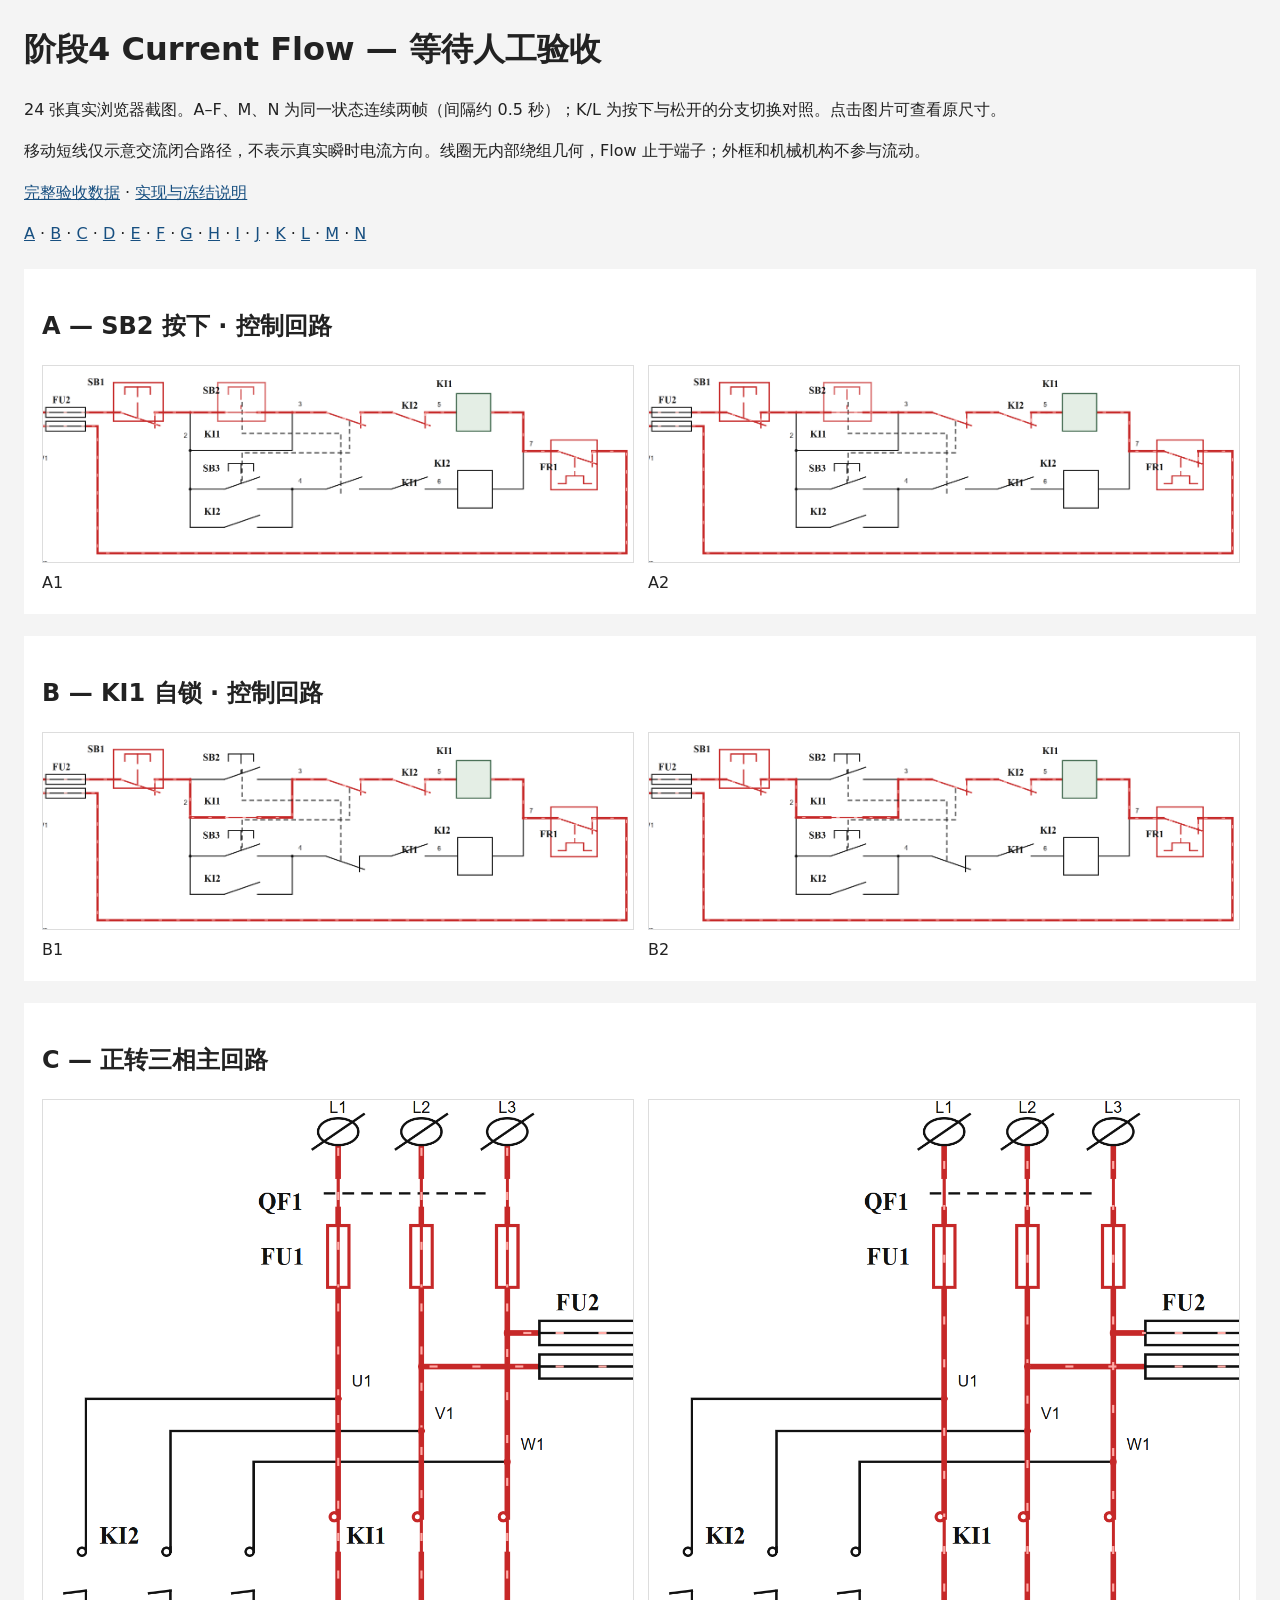
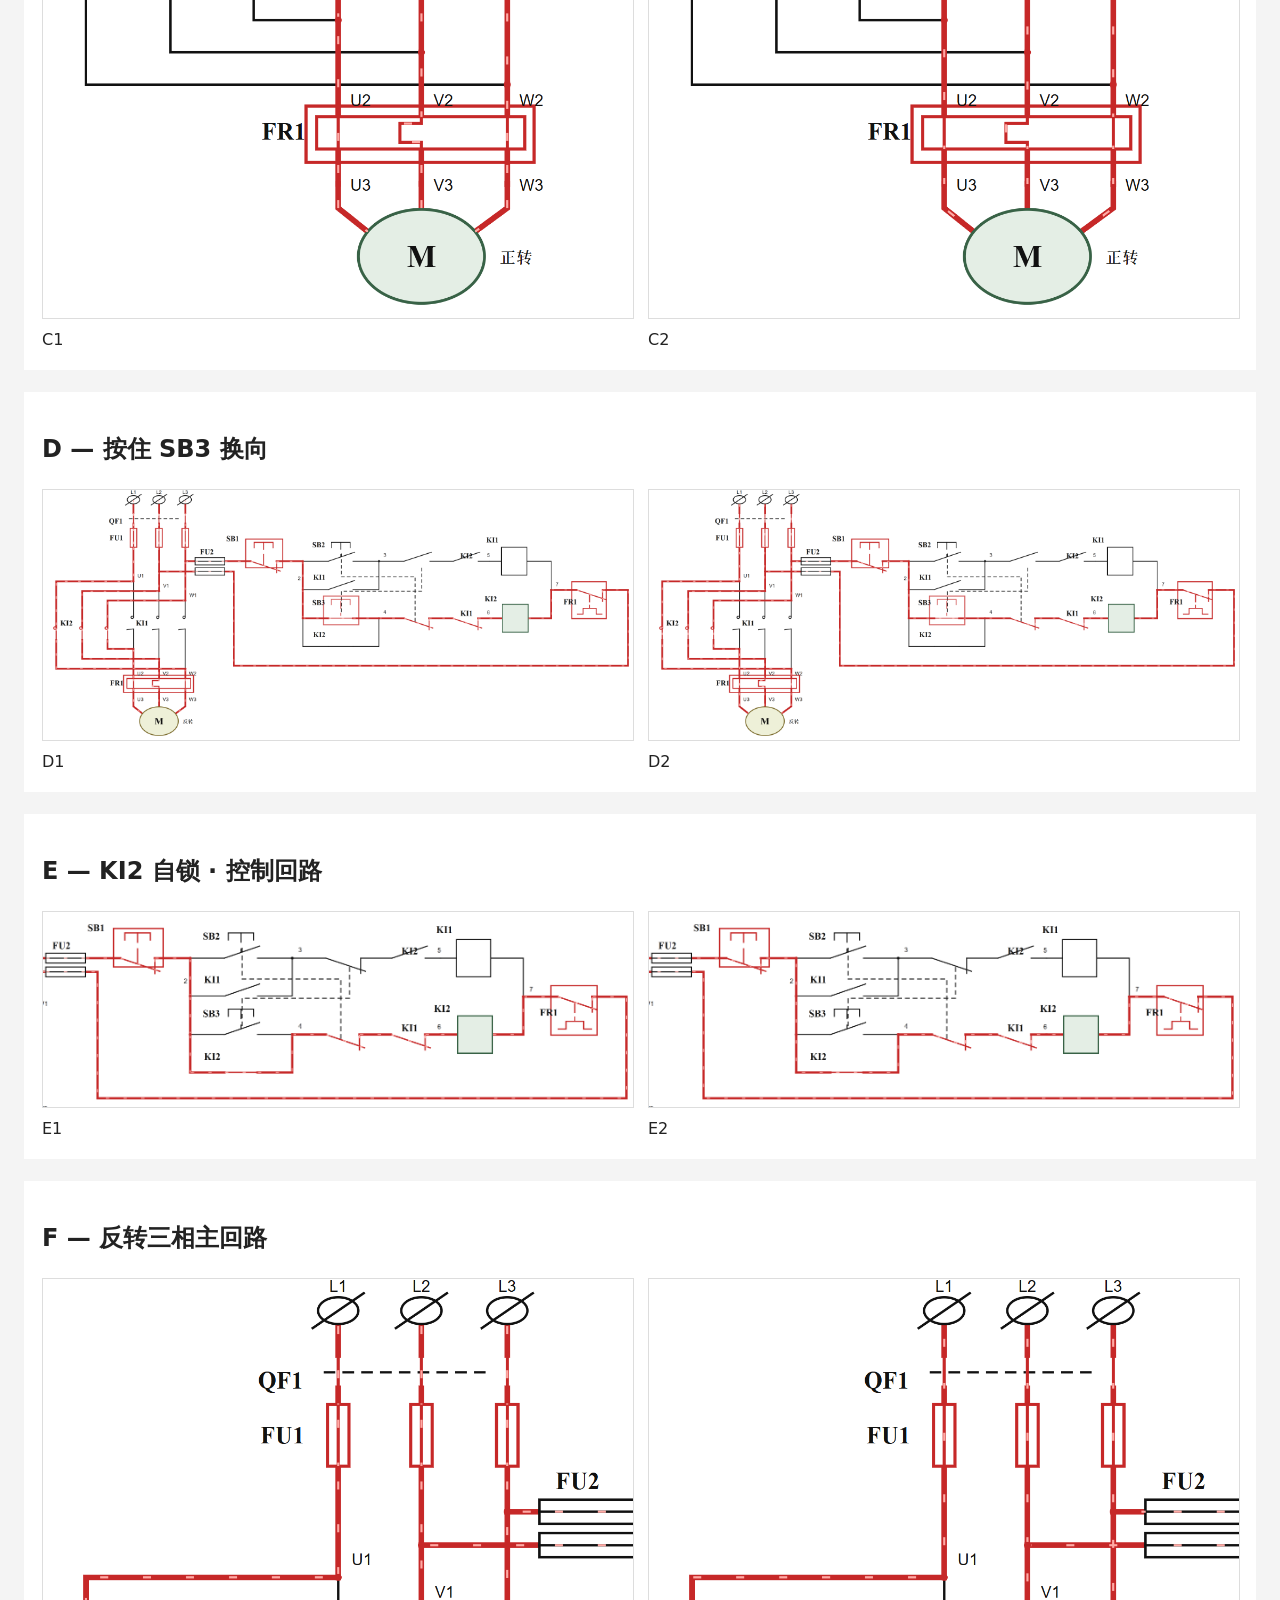
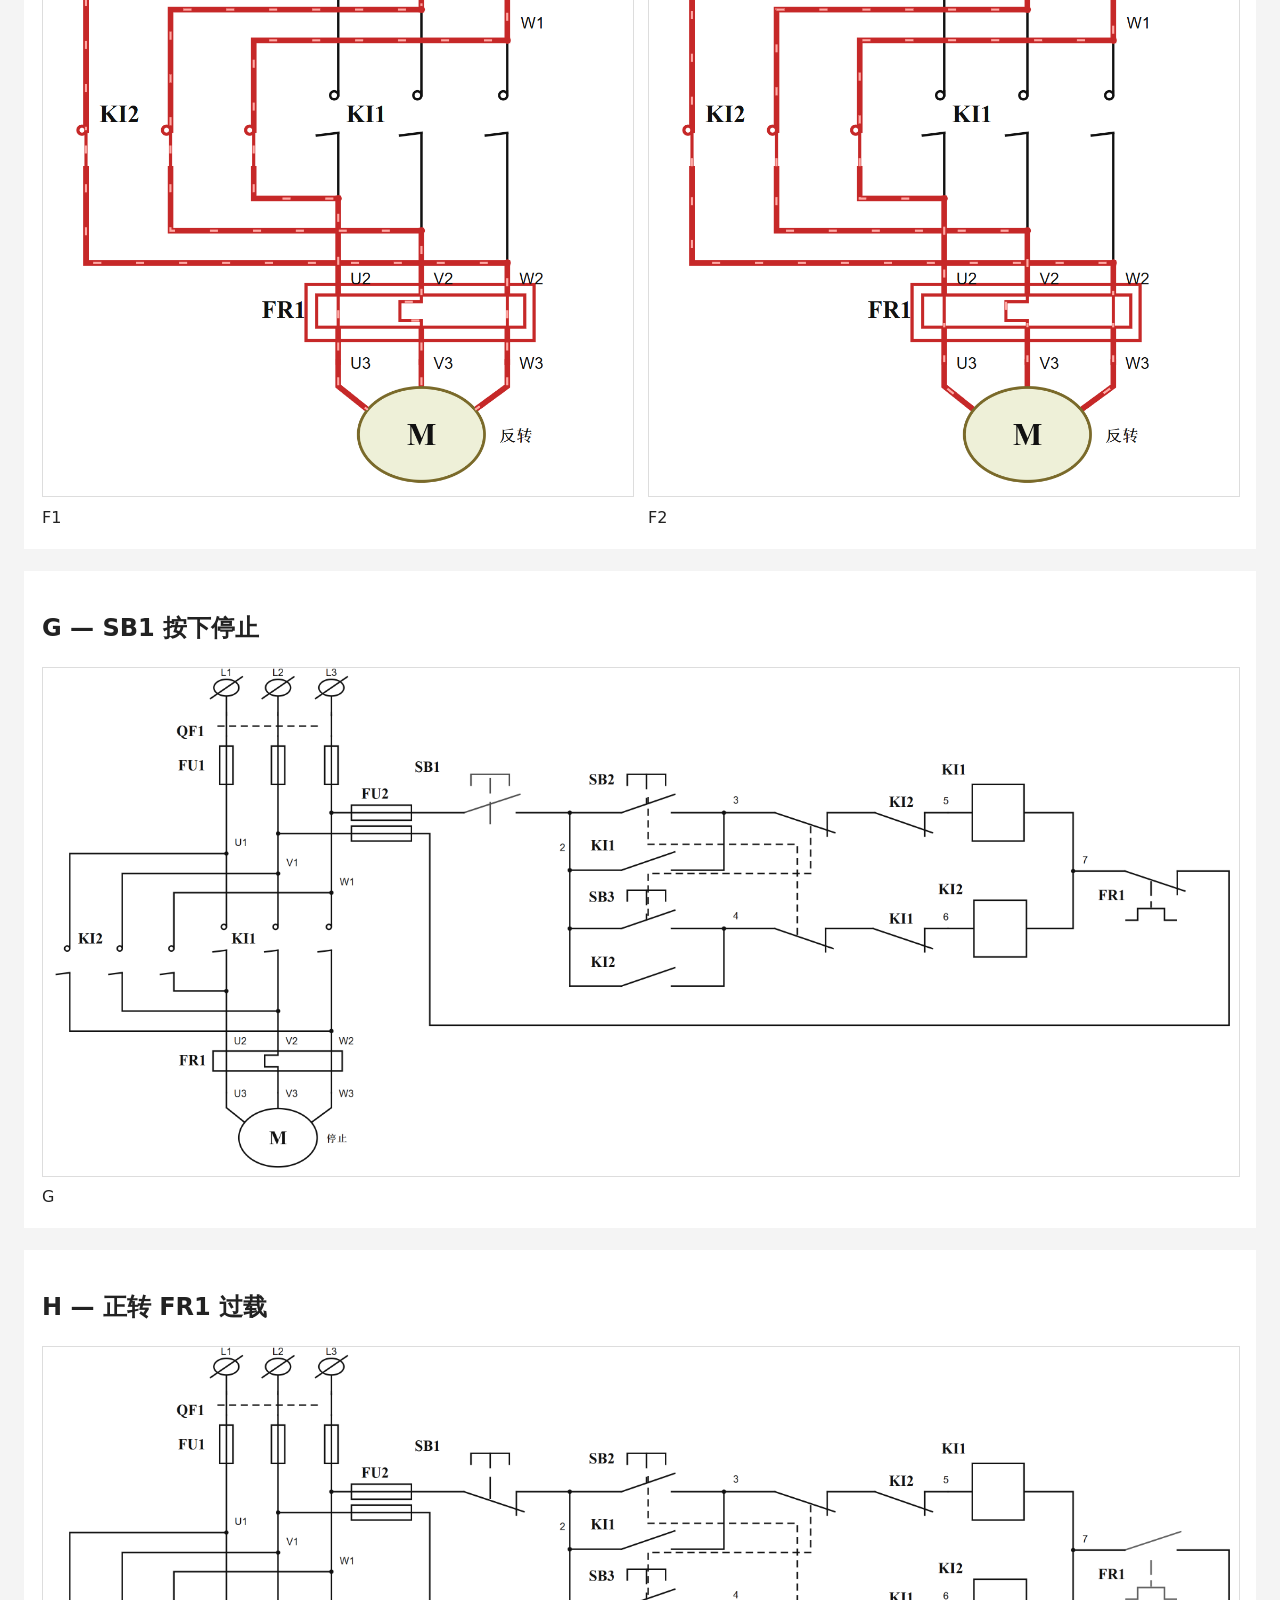
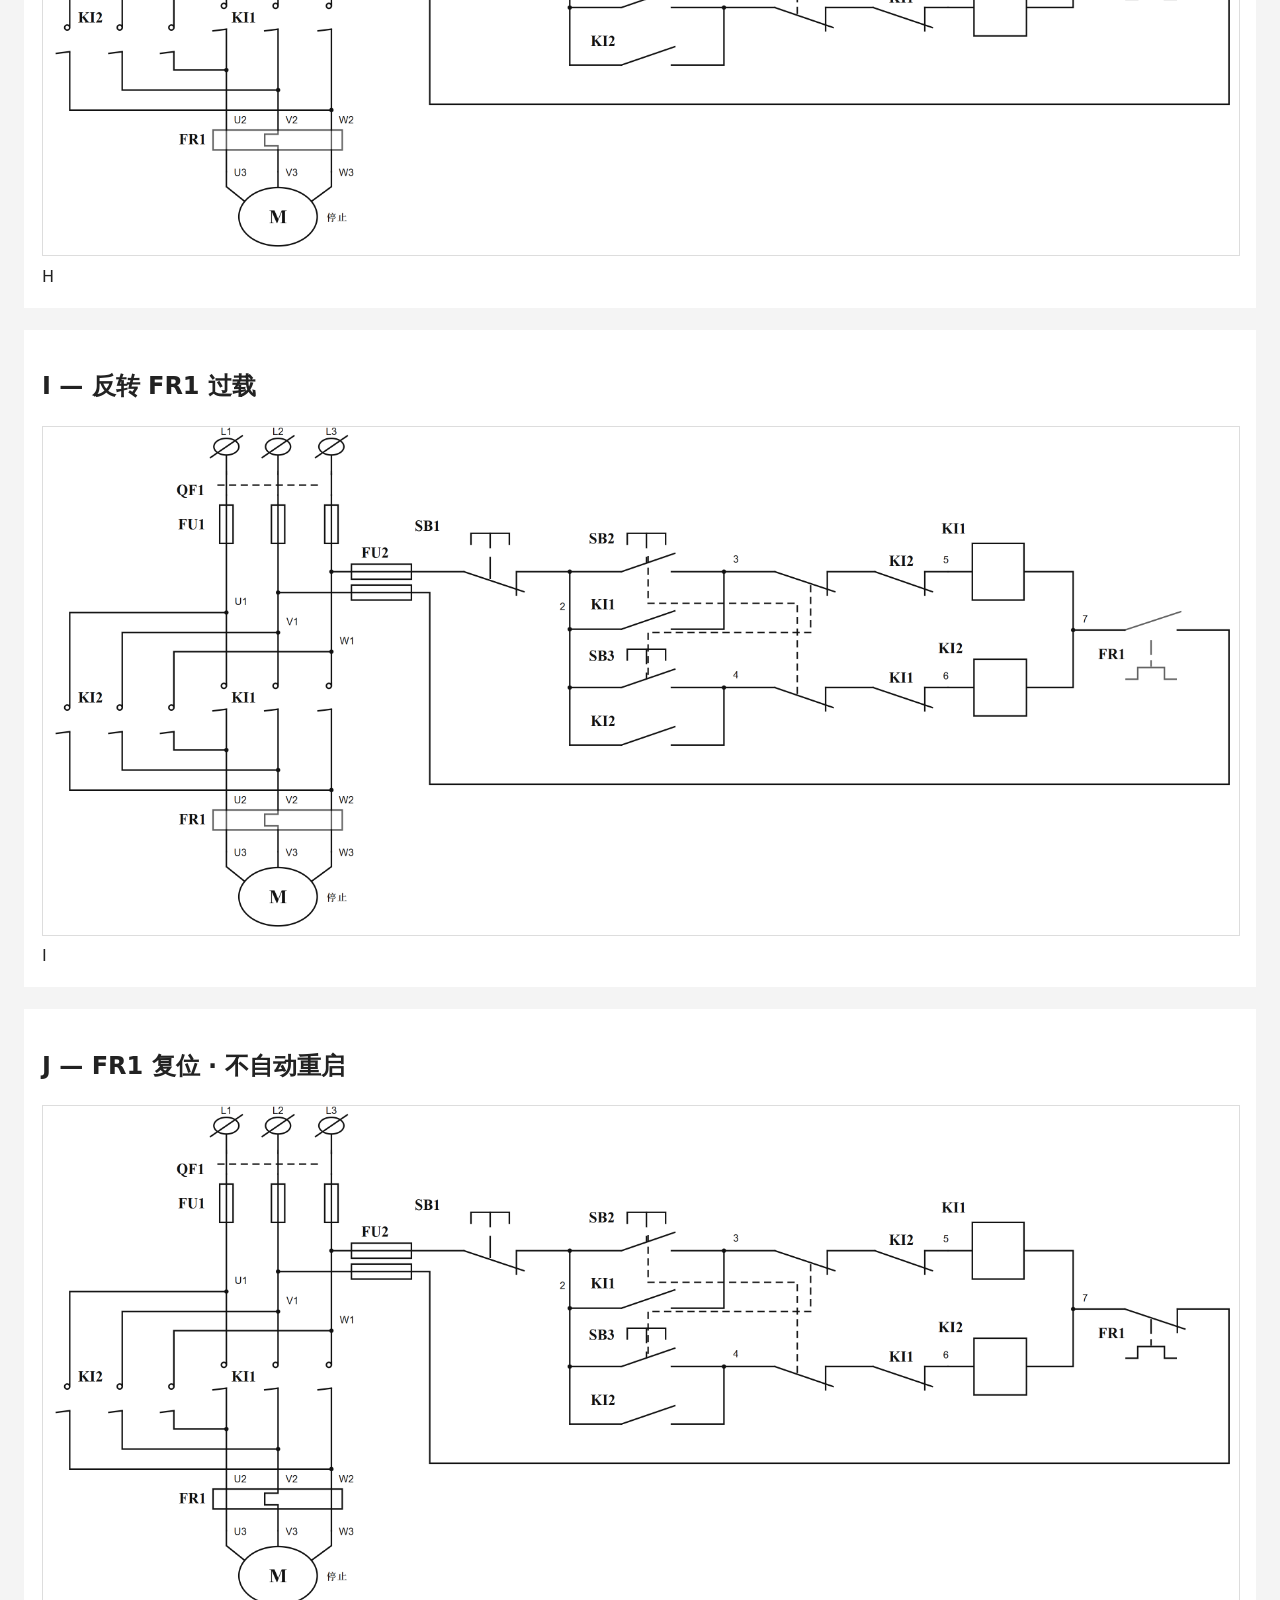
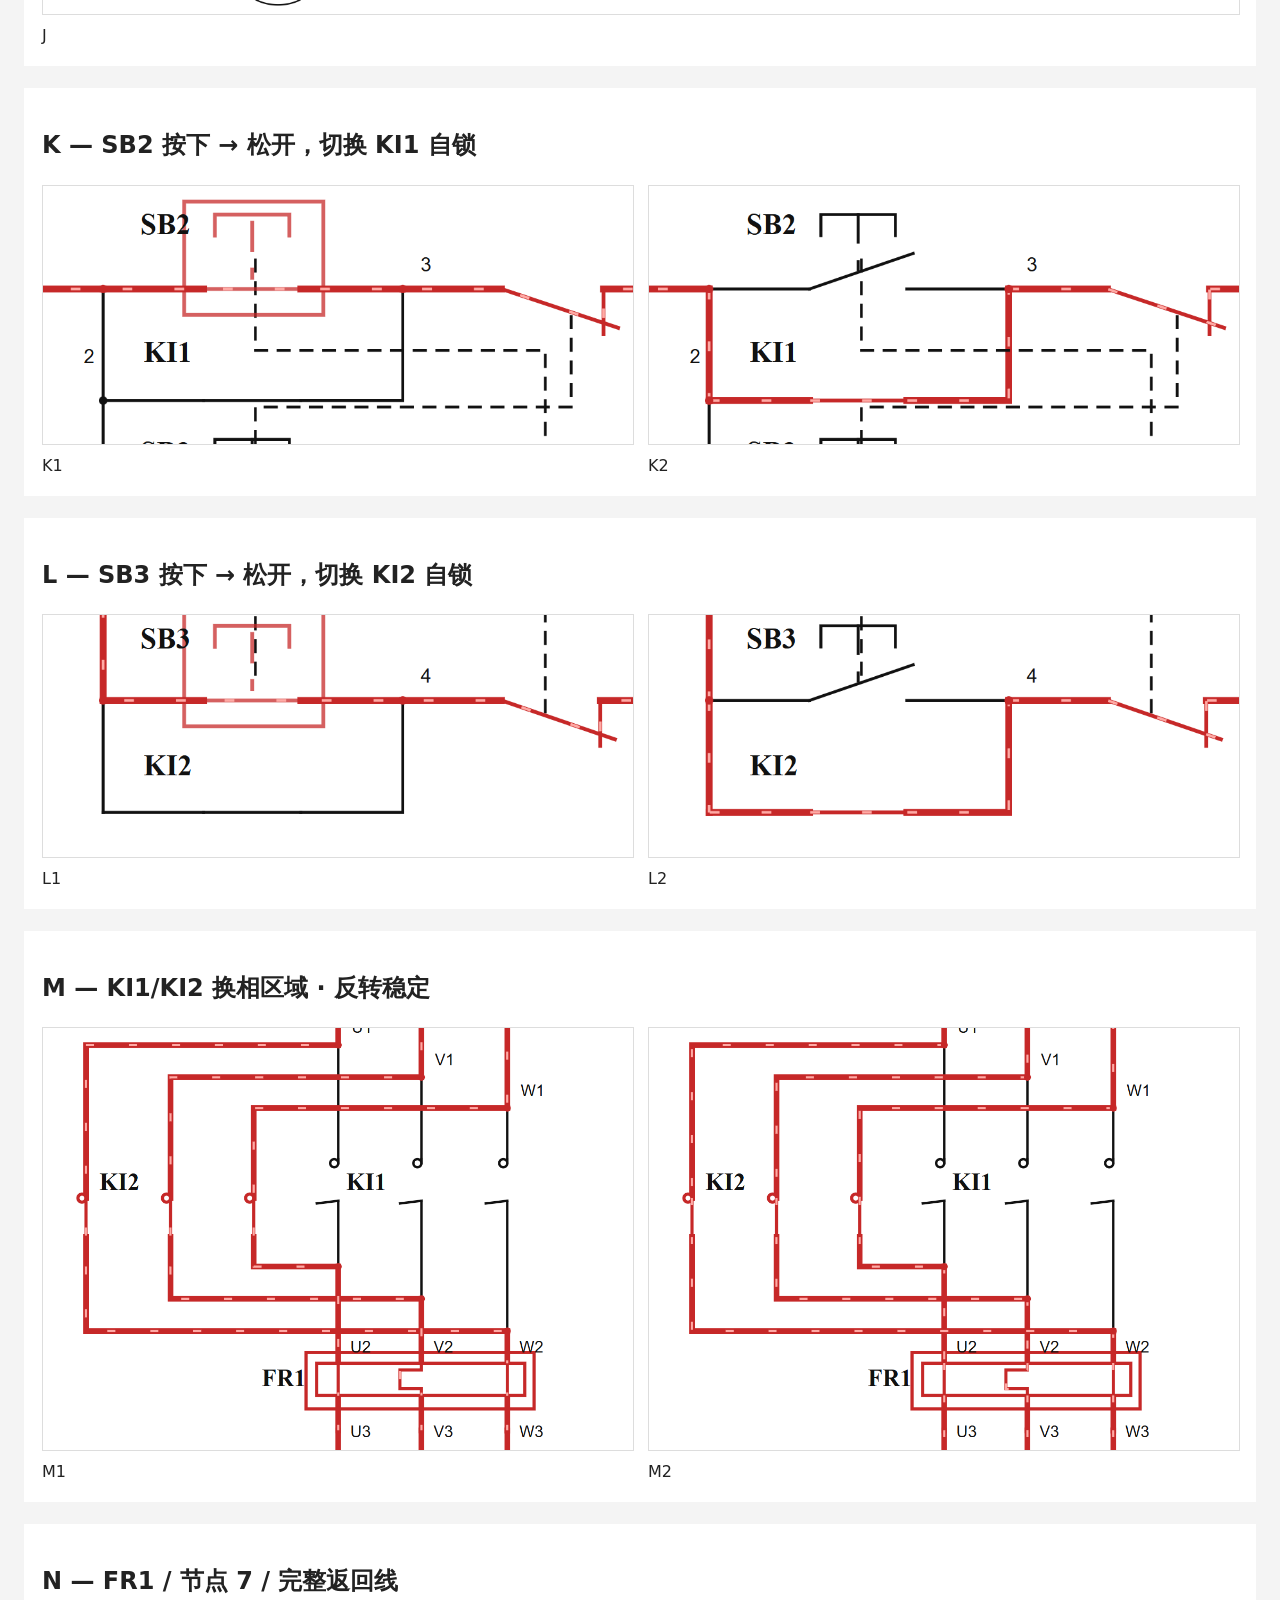
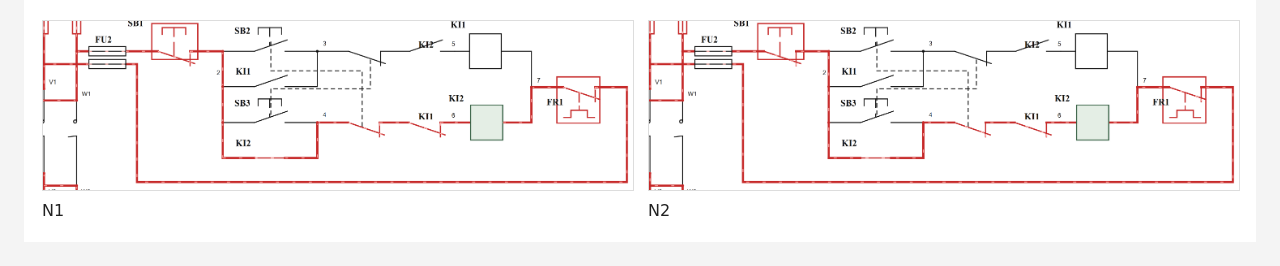
<file: output/playwright/stage4-gallery.html>
<!doctype html>
<html lang="zh-CN"><meta charset="utf-8"><meta name="viewport" content="width=device-width, initial-scale=1">
<title>阶段4 Current Flow 验收截图 A–N</title>
<style>
body{font:16px/1.6 system-ui,sans-serif;margin:24px;background:#f4f4f4;color:#222}
main{max-width:1500px;margin:auto} section{background:white;padding:18px;margin:22px 0}
.frames{display:flex;gap:16px;align-items:flex-start} figure{margin:0;flex:1;min-width:0}
img{width:100%;height:auto;border:1px solid #ddd} a{color:#174f80}
@media(max-width:850px){.frames{display:block}figure{margin-bottom:20px}}
</style><main>
<h1>阶段4 Current Flow — 等待人工验收</h1>
<p>24 张真实浏览器截图。A–F、M、N 为同一状态连续两帧（间隔约 0.5 秒）；K/L 为按下与松开的分支切换对照。点击图片可查看原尺寸。</p>
<p>移动短线仅示意交流闭合路径，不表示真实瞬时电流方向。线圈无内部绕组几何，Flow 止于端子；外框和机械机构不参与流动。</p>
<p><a href="stage4-validation.json">完整验收数据</a> · <a href="STAGE4_REPORT.md">实现与冻结说明</a></p>
<nav><a href="#A">A</a> · <a href="#B">B</a> · <a href="#C">C</a> · <a href="#D">D</a> · <a href="#E">E</a> · <a href="#F">F</a> · <a href="#G">G</a> · <a href="#H">H</a> · <a href="#I">I</a> · <a href="#J">J</a> · <a href="#K">K</a> · <a href="#L">L</a> · <a href="#M">M</a> · <a href="#N">N</a></nav>
<section id="A"><h2>A — SB2 按下 · 控制回路</h2><div class="frames"><figure><a href="stage4-A1.png"><img loading="lazy" src="stage4-A1.png" alt="A1: SB2 按下 · 控制回路"></a><figcaption>A1</figcaption></figure><figure><a href="stage4-A2.png"><img loading="lazy" src="stage4-A2.png" alt="A2: SB2 按下 · 控制回路"></a><figcaption>A2</figcaption></figure></div></section>
<section id="B"><h2>B — KI1 自锁 · 控制回路</h2><div class="frames"><figure><a href="stage4-B1.png"><img loading="lazy" src="stage4-B1.png" alt="B1: KI1 自锁 · 控制回路"></a><figcaption>B1</figcaption></figure><figure><a href="stage4-B2.png"><img loading="lazy" src="stage4-B2.png" alt="B2: KI1 自锁 · 控制回路"></a><figcaption>B2</figcaption></figure></div></section>
<section id="C"><h2>C — 正转三相主回路</h2><div class="frames"><figure><a href="stage4-C1.png"><img loading="lazy" src="stage4-C1.png" alt="C1: 正转三相主回路"></a><figcaption>C1</figcaption></figure><figure><a href="stage4-C2.png"><img loading="lazy" src="stage4-C2.png" alt="C2: 正转三相主回路"></a><figcaption>C2</figcaption></figure></div></section>
<section id="D"><h2>D — 按住 SB3 换向</h2><div class="frames"><figure><a href="stage4-D1.png"><img loading="lazy" src="stage4-D1.png" alt="D1: 按住 SB3 换向"></a><figcaption>D1</figcaption></figure><figure><a href="stage4-D2.png"><img loading="lazy" src="stage4-D2.png" alt="D2: 按住 SB3 换向"></a><figcaption>D2</figcaption></figure></div></section>
<section id="E"><h2>E — KI2 自锁 · 控制回路</h2><div class="frames"><figure><a href="stage4-E1.png"><img loading="lazy" src="stage4-E1.png" alt="E1: KI2 自锁 · 控制回路"></a><figcaption>E1</figcaption></figure><figure><a href="stage4-E2.png"><img loading="lazy" src="stage4-E2.png" alt="E2: KI2 自锁 · 控制回路"></a><figcaption>E2</figcaption></figure></div></section>
<section id="F"><h2>F — 反转三相主回路</h2><div class="frames"><figure><a href="stage4-F1.png"><img loading="lazy" src="stage4-F1.png" alt="F1: 反转三相主回路"></a><figcaption>F1</figcaption></figure><figure><a href="stage4-F2.png"><img loading="lazy" src="stage4-F2.png" alt="F2: 反转三相主回路"></a><figcaption>F2</figcaption></figure></div></section>
<section id="G"><h2>G — SB1 按下停止</h2><div class="frames"><figure><a href="stage4-G.png"><img loading="lazy" src="stage4-G.png" alt="G: SB1 按下停止"></a><figcaption>G</figcaption></figure></div></section>
<section id="H"><h2>H — 正转 FR1 过载</h2><div class="frames"><figure><a href="stage4-H.png"><img loading="lazy" src="stage4-H.png" alt="H: 正转 FR1 过载"></a><figcaption>H</figcaption></figure></div></section>
<section id="I"><h2>I — 反转 FR1 过载</h2><div class="frames"><figure><a href="stage4-I.png"><img loading="lazy" src="stage4-I.png" alt="I: 反转 FR1 过载"></a><figcaption>I</figcaption></figure></div></section>
<section id="J"><h2>J — FR1 复位 · 不自动重启</h2><div class="frames"><figure><a href="stage4-J.png"><img loading="lazy" src="stage4-J.png" alt="J: FR1 复位 · 不自动重启"></a><figcaption>J</figcaption></figure></div></section>
<section id="K"><h2>K — SB2 按下 → 松开，切换 KI1 自锁</h2><div class="frames"><figure><a href="stage4-K1.png"><img loading="lazy" src="stage4-K1.png" alt="K1: SB2 按下 → 松开，切换 KI1 自锁"></a><figcaption>K1</figcaption></figure><figure><a href="stage4-K2.png"><img loading="lazy" src="stage4-K2.png" alt="K2: SB2 按下 → 松开，切换 KI1 自锁"></a><figcaption>K2</figcaption></figure></div></section>
<section id="L"><h2>L — SB3 按下 → 松开，切换 KI2 自锁</h2><div class="frames"><figure><a href="stage4-L1.png"><img loading="lazy" src="stage4-L1.png" alt="L1: SB3 按下 → 松开，切换 KI2 自锁"></a><figcaption>L1</figcaption></figure><figure><a href="stage4-L2.png"><img loading="lazy" src="stage4-L2.png" alt="L2: SB3 按下 → 松开，切换 KI2 自锁"></a><figcaption>L2</figcaption></figure></div></section>
<section id="M"><h2>M — KI1/KI2 换相区域 · 反转稳定</h2><div class="frames"><figure><a href="stage4-M1.png"><img loading="lazy" src="stage4-M1.png" alt="M1: KI1/KI2 换相区域 · 反转稳定"></a><figcaption>M1</figcaption></figure><figure><a href="stage4-M2.png"><img loading="lazy" src="stage4-M2.png" alt="M2: KI1/KI2 换相区域 · 反转稳定"></a><figcaption>M2</figcaption></figure></div></section>
<section id="N"><h2>N — FR1 / 节点 7 / 完整返回线</h2><div class="frames"><figure><a href="stage4-N1.png"><img loading="lazy" src="stage4-N1.png" alt="N1: FR1 / 节点 7 / 完整返回线"></a><figcaption>N1</figcaption></figure><figure><a href="stage4-N2.png"><img loading="lazy" src="stage4-N2.png" alt="N2: FR1 / 节点 7 / 完整返回线"></a><figcaption>N2</figcaption></figure></div></section>
</main></html>
</file>
